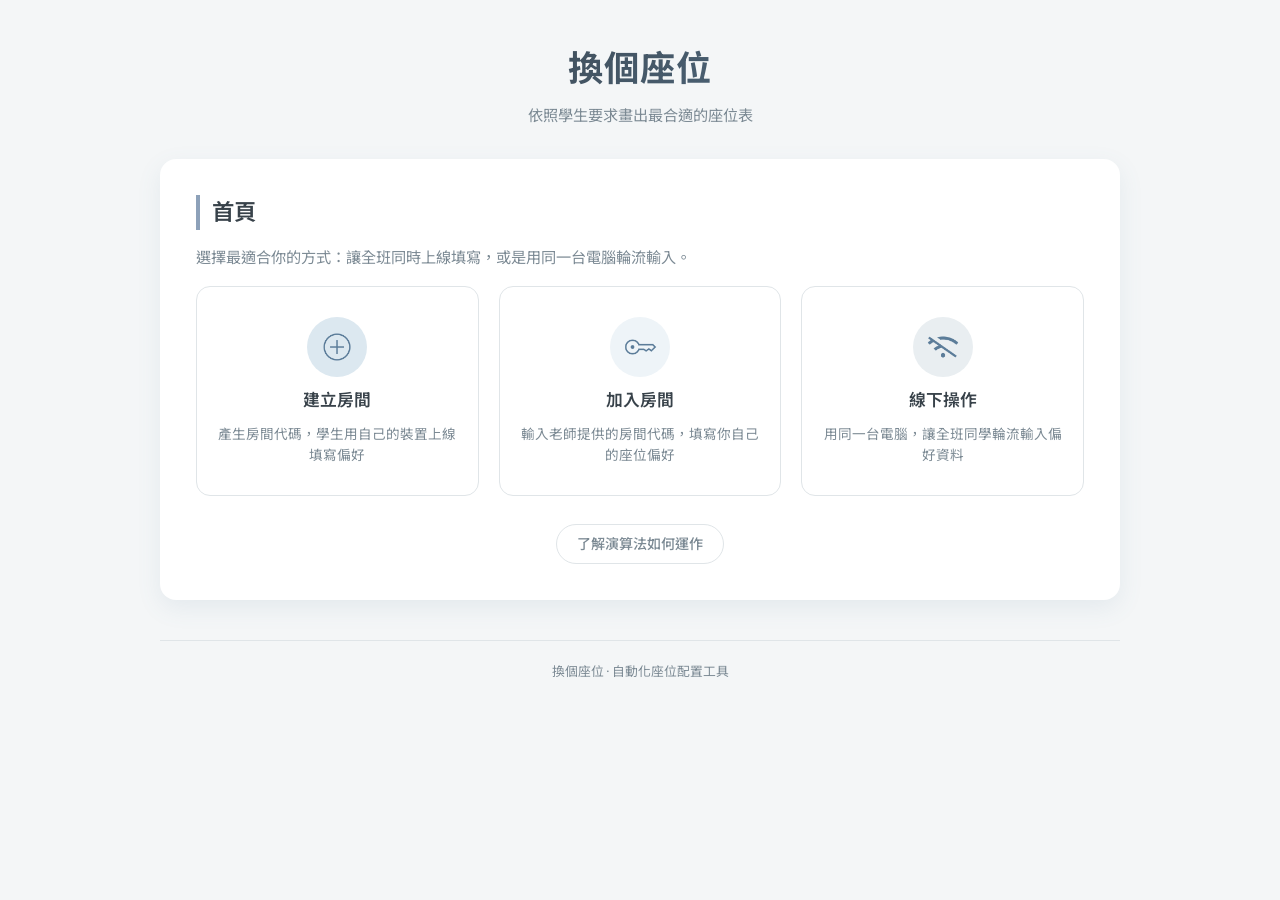
<file: index.html>
<!DOCTYPE html>
<html lang="zh-Hant">
<head>
    <meta charset="UTF-8">
    <meta name="viewport" content="width=device-width, initial-scale=1.0">
    <title>換個座位</title>
    <meta name="description" content="依照學生需求，用模擬退火演算法自動生成最合適的班級座位表。支援線上收集與線下輪流輸入兩種模式。">
    <link rel="stylesheet" href="assets/css/style.css">
    <meta name="google-site-verification" content="googlecd3f1215201b8b94">
</head>
<body>

    <h1>換個座位</h1>
    <div class="subtitle">依照學生要求畫出最合適的座位表</div>

    <!-- 首頁：選擇使用方式 -->
    <section id="landing-page" class="page-section page-enter">
        <h2>首頁</h2>
        <p>選擇最適合你的方式：讓全班同時上線填寫，或是用同一台電腦輪流輸入。</p>

        <div class="landing-options">
            <div class="landing-btn create" id="btn-create" role="button" tabindex="0" aria-label="建立房間">
                <div class="icon"><img src="assets/images/create.png" alt="建立"></div>
                <div class="title">建立房間</div>
                <div class="desc">產生房間代碼，學生用自己的裝置上線填寫偏好</div>
            </div>
            <div class="landing-btn join" id="btn-join" role="button" tabindex="0" aria-label="加入房間">
                <div class="icon"><img src="assets/images/key.png" alt="加入"></div>
                <div class="title">加入房間</div>
                <div class="desc">輸入老師提供的房間代碼，填寫你自己的座位偏好</div>
            </div>
            <div class="landing-btn offline" id="btn-offline" role="button" tabindex="0" aria-label="線下操作">
                <div class="icon"><img src="assets/images/offline.png" alt="線下操作"></div>
                <div class="title">線下操作</div>
                <div class="desc">用同一台電腦，讓全班同學輪流輸入偏好資料</div>
            </div>
        </div>

        <!-- 加入房間輸入框（隱藏，點選「加入房間」後展開） -->
        <div id="join-box" class="join-box hidden" style="margin-top: 24px;">
            <div class="form-group" style="margin-bottom: 15px;">
                <label for="room-code">房間代碼:</label>
                <input type="text" id="room-code" placeholder="例如: A1B2C3" style="text-transform: uppercase;">
            </div>
            <button onclick="doJoinRoom()" class="btn-info">加入</button>
            <button onclick="hideJoinBox()" class="btn-secondary">取消</button>
        </div>

        <!-- 演算法說明連結 -->
        <div style="margin-top: 28px; text-align: center;">
            <a href="algorithm.html" class="algo-link" id="algo-link-btn">
                了解演算法如何運作
            </a>
        </div>
    </section>

    <div class="footer-info">
        <p>換個座位 · 自動化座位配置工具</p>
    </div>

    <script src="assets/js/script.js" type="module"></script>
</body>
</html>
</file>
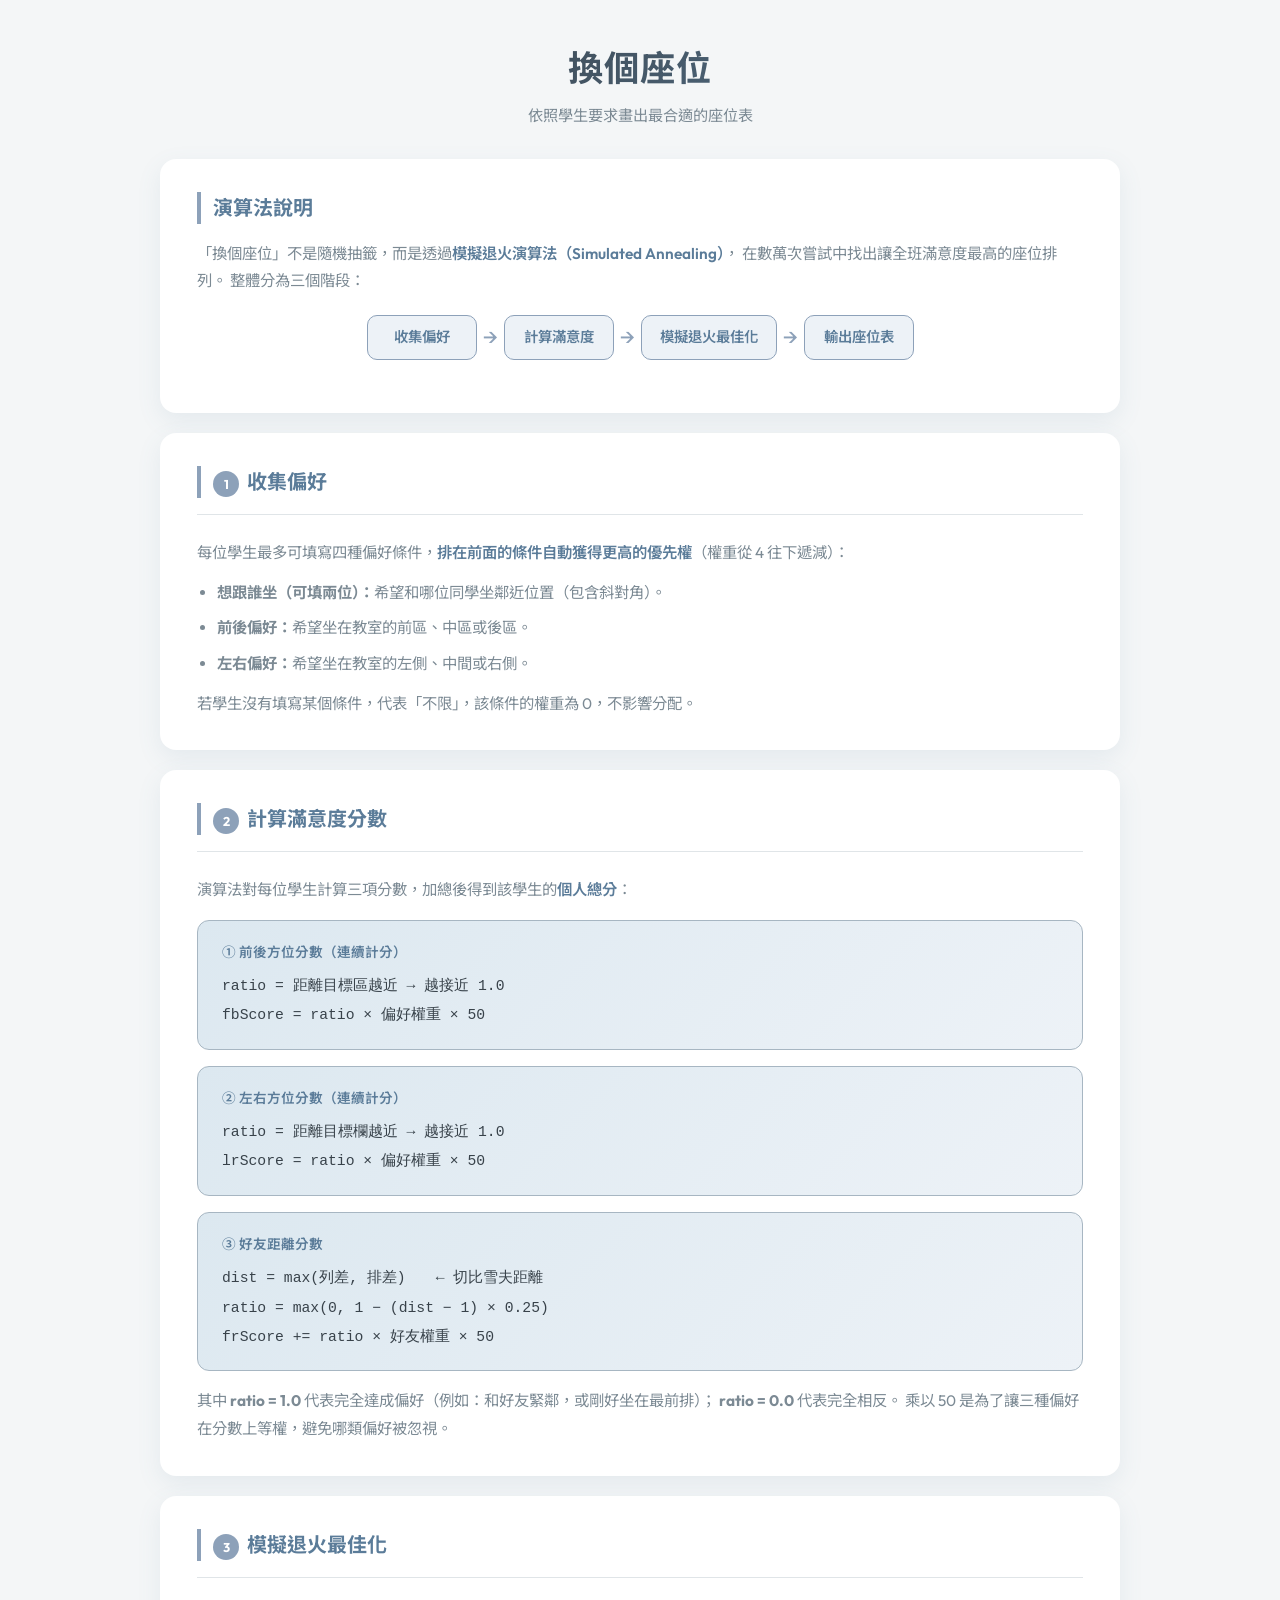
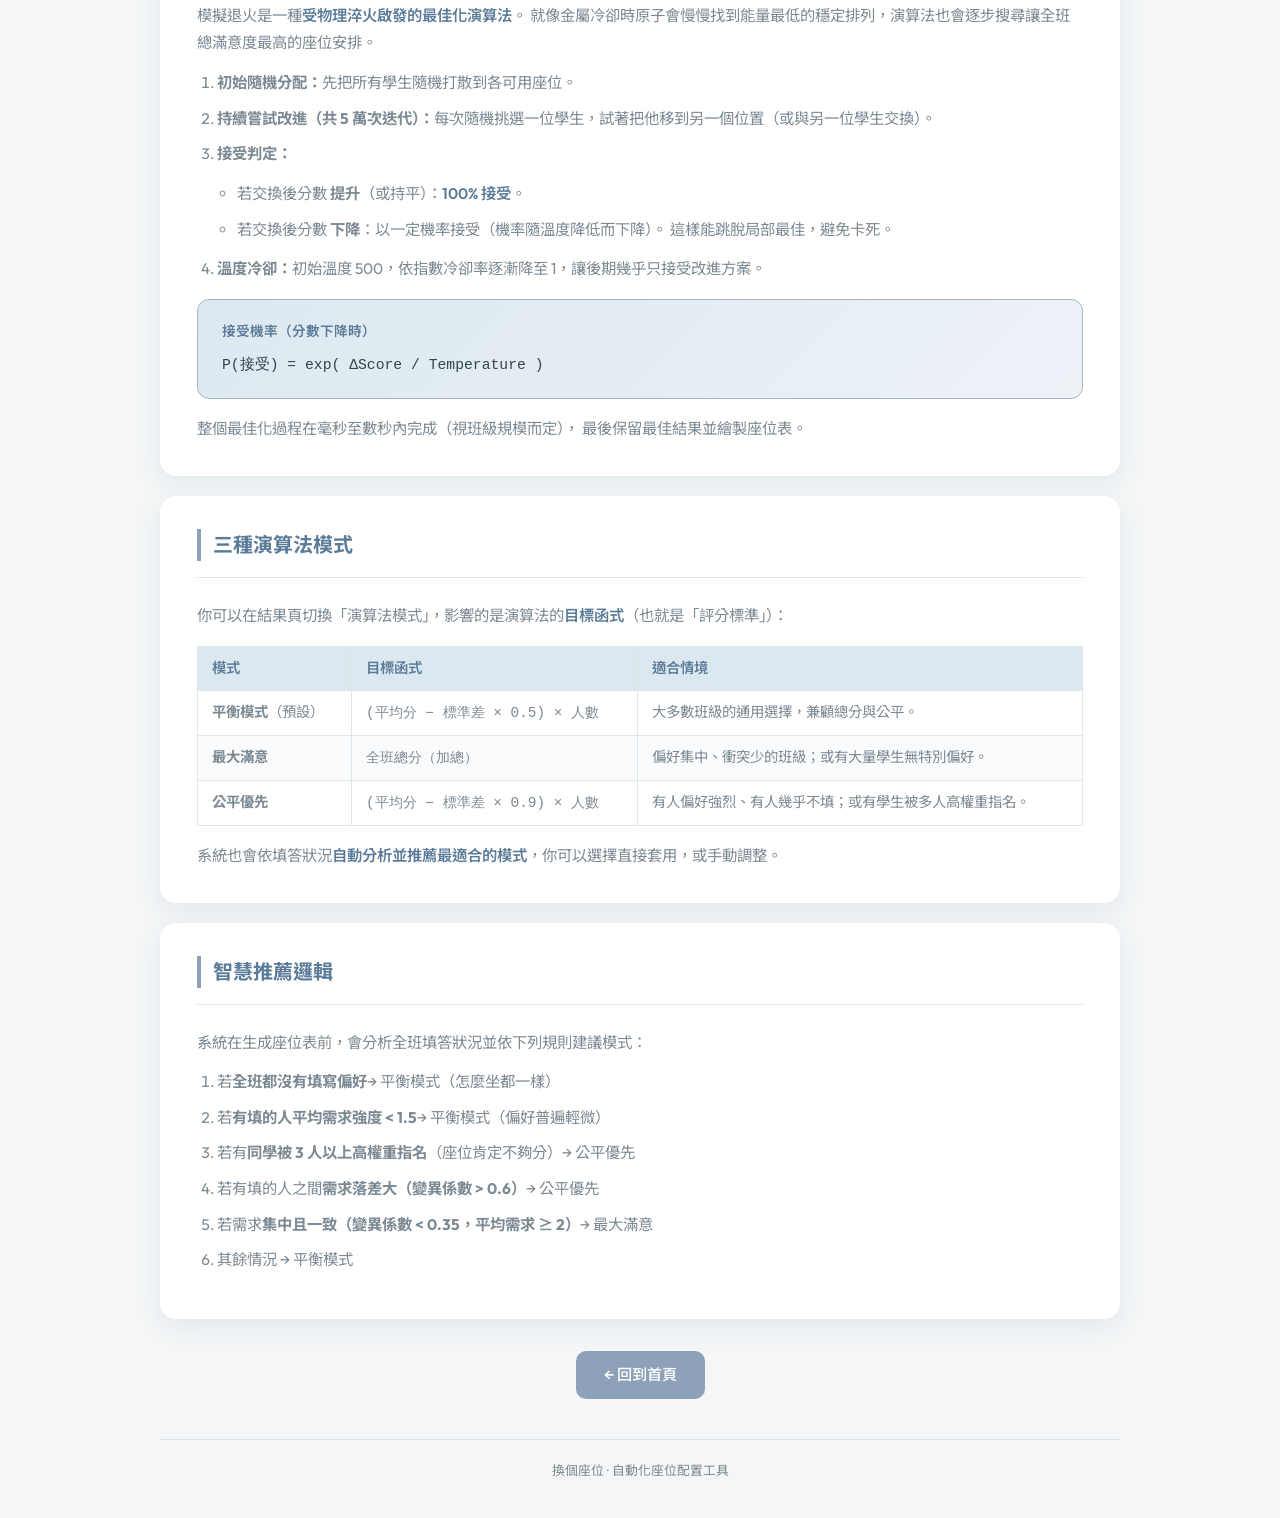
<file: algorithm.html>
<!DOCTYPE html>
<html lang="zh-Hant">
<head>
    <meta charset="UTF-8">
    <meta name="viewport" content="width=device-width, initial-scale=1.0">
    <title>演算法說明 — 換個座位</title>
    <meta name="description" content="了解「換個座位」如何透過模擬退火演算法，依照學生偏好計算出最佳座位分配。">
    <link rel="stylesheet" href="assets/css/style.css">
    <style>
        /* ── 演算法說明頁專屬樣式 ── */
        .algo-section {
            background: var(--card-bg);
            border-radius: 16px;
            padding: 32px 36px;
            margin-top: 20px;
            box-shadow: var(--shadow-md);
            border: 1px solid rgba(255,255,255,0.8);
        }

        .algo-section h2 {
            font-size: 1.25rem;
            font-weight: 700;
            color: var(--accent-deep);
            border-left: 4px solid var(--primary-color);
            padding-left: 12px;
            margin-bottom: 16px;
        }

        .algo-section p, .algo-section li {
            color: var(--text-secondary);
            font-size: 0.96rem;
            line-height: 1.8;
        }

        .algo-section ul, .algo-section ol {
            margin: 12px 0 12px 20px;
        }

        .algo-section li {
            margin-bottom: 8px;
        }

        /* 流程圖 */
        .flow-diagram {
            display: flex;
            align-items: center;
            flex-wrap: wrap;
            gap: 6px;
            margin: 20px 0;
            justify-content: center;
        }

        .flow-step {
            background: var(--primary-light);
            border: 1.5px solid var(--primary-color);
            border-radius: 10px;
            padding: 10px 18px;
            font-size: 0.9rem;
            font-weight: 600;
            color: var(--accent-deep);
            text-align: center;
            min-width: 110px;
        }

        .flow-arrow {
            font-size: 1.4rem;
            color: var(--primary-color);
            flex-shrink: 0;
        }

        /* 公式卡片 */
        .formula-card {
            background: linear-gradient(135deg, var(--primary-pale) 0%, var(--primary-light) 100%);
            border: 1px solid var(--border-focus);
            border-radius: 12px;
            padding: 18px 24px;
            margin: 16px 0;
            font-family: 'Courier New', monospace;
            font-size: 0.92rem;
            color: var(--text-primary);
            line-height: 2;
        }

        .formula-card .formula-label {
            font-family: var(--font-family);
            font-weight: 600;
            color: var(--accent-deep);
            font-size: 0.85rem;
            margin-bottom: 6px;
        }

        /* 模式比較表 */
        .mode-table {
            width: 100%;
            border-collapse: collapse;
            margin: 16px 0;
            font-size: 0.9rem;
        }

        .mode-table th {
            background: var(--primary-pale);
            color: var(--accent-deep);
            font-weight: 600;
            padding: 10px 14px;
            border: 1px solid var(--border-color);
            text-align: left;
        }

        .mode-table td {
            padding: 10px 14px;
            border: 1px solid var(--border-color);
            color: var(--text-secondary);
            vertical-align: top;
        }

        .mode-table tr:nth-child(even) td {
            background: #fafbfc;
        }

        /* 分隔線 */
        .algo-divider {
            border: none;
            border-top: 1px solid var(--border-color);
            margin: 8px 0 24px;
        }

        /* 返回按鈕 */
        .back-btn-wrap {
            text-align: center;
            margin-top: 32px;
        }

        /* 亮點文字 */
        .highlight {
            color: var(--accent-deep);
            font-weight: 600;
        }

        /* 步驟編號 */
        .step-badge {
            display: inline-flex;
            align-items: center;
            justify-content: center;
            width: 26px;
            height: 26px;
            border-radius: 50%;
            background: var(--primary-color);
            color: #fff;
            font-size: 0.8rem;
            font-weight: 700;
            margin-right: 8px;
            flex-shrink: 0;
            vertical-align: middle;
        }

        @media (max-width: 600px) {
            .algo-section { padding: 20px 16px; }
            .flow-diagram { flex-direction: column; align-items: flex-start; }
            .flow-arrow { transform: rotate(90deg); align-self: center; }
        }
    </style>
</head>
<body>

    <h1>換個座位</h1>
    <div class="subtitle">依照學生要求畫出最合適的座位表</div>

    <!-- 介紹 -->
    <div class="algo-section page-enter">
        <h2>演算法說明</h2>
        <p>
            「換個座位」不是隨機抽籤，而是透過<span class="highlight">模擬退火演算法（Simulated Annealing）</span>，
            在數萬次嘗試中找出讓全班滿意度最高的座位排列。
            整體分為三個階段：
        </p>

        <div class="flow-diagram">
            <div class="flow-step">收集偏好</div>
            <div class="flow-arrow">→</div>
            <div class="flow-step">計算滿意度</div>
            <div class="flow-arrow">→</div>
            <div class="flow-step">模擬退火最佳化</div>
            <div class="flow-arrow">→</div>
            <div class="flow-step">輸出座位表</div>
        </div>
    </div>

    <!-- 第一步：收集偏好 -->
    <div class="algo-section">
        <h2><span class="step-badge">1</span>收集偏好</h2>
        <hr class="algo-divider">
        <p>每位學生最多可填寫四種偏好條件，<span class="highlight">排在前面的條件自動獲得更高的優先權</span>（權重從 4 往下遞減）：</p>
        <ul>
            <li><b>想跟誰坐（可填兩位）：</b>希望和哪位同學坐鄰近位置（包含斜對角）。</li>
            <li><b>前後偏好：</b>希望坐在教室的前區、中區或後區。</li>
            <li><b>左右偏好：</b>希望坐在教室的左側、中間或右側。</li>
        </ul>
        <p>若學生沒有填寫某個條件，代表「不限」，該條件的權重為 0，不影響分配。</p>
    </div>

    <!-- 第二步：計算滿意度 -->
    <div class="algo-section">
        <h2><span class="step-badge">2</span>計算滿意度分數</h2>
        <hr class="algo-divider">
        <p>
            演算法對每位學生計算三項分數，加總後得到該學生的<span class="highlight">個人總分</span>：
        </p>

        <div class="formula-card">
            <div class="formula-label">① 前後方位分數（連續計分）</div>
            ratio = 距離目標區越近 → 越接近 1.0<br>
            fbScore = ratio × 偏好權重 × 50
        </div>

        <div class="formula-card">
            <div class="formula-label">② 左右方位分數（連續計分）</div>
            ratio = 距離目標欄越近 → 越接近 1.0<br>
            lrScore = ratio × 偏好權重 × 50
        </div>

        <div class="formula-card">
            <div class="formula-label">③ 好友距離分數</div>
            dist = max(列差, 排差)　　← 切比雪夫距離<br>
            ratio = max(0,  1 − (dist − 1) × 0.25)<br>
            frScore += ratio × 好友權重 × 50
        </div>

        <p style="margin-top: 12px;">
            其中 <b>ratio = 1.0</b> 代表完全達成偏好（例如：和好友緊鄰，或剛好坐在最前排）；
            <b>ratio = 0.0</b> 代表完全相反。
            乘以 50 是為了讓三種偏好在分數上等權，避免哪類偏好被忽視。
        </p>
    </div>

    <!-- 第三步：模擬退火 -->
    <div class="algo-section">
        <h2><span class="step-badge">3</span>模擬退火最佳化</h2>
        <hr class="algo-divider">
        <p>
            模擬退火是一種<span class="highlight">受物理淬火啟發的最佳化演算法</span>。
            就像金屬冷卻時原子會慢慢找到能量最低的穩定排列，演算法也會逐步搜尋讓全班總滿意度最高的座位安排。
        </p>
        <ol>
            <li><b>初始隨機分配：</b>先把所有學生隨機打散到各可用座位。</li>
            <li><b>持續嘗試改進（共 5 萬次迭代）：</b>每次隨機挑選一位學生，試著把他移到另一個位置（或與另一位學生交換）。</li>
            <li><b>接受判定：</b>
                <ul>
                    <li>若交換後分數 <b>提升</b>（或持平）：<span class="highlight">100% 接受</span>。</li>
                    <li>若交換後分數 <b>下降</b>：以一定機率接受（機率隨溫度降低而下降）。
                        這樣能跳脫局部最佳，避免卡死。</li>
                </ul>
            </li>
            <li><b>溫度冷卻：</b>初始溫度 500，依指數冷卻率逐漸降至 1，讓後期幾乎只接受改進方案。</li>
        </ol>

        <div class="formula-card">
            <div class="formula-label">接受機率（分數下降時）</div>
            P(接受) = exp( ΔScore / Temperature )
        </div>

        <p>
            整個最佳化過程在毫秒至數秒內完成（視班級規模而定），
            最後保留最佳結果並繪製座位表。
        </p>
    </div>

    <!-- 演算法模式說明 -->
    <div class="algo-section">
        <h2>三種演算法模式</h2>
        <hr class="algo-divider">
        <p>你可以在結果頁切換「演算法模式」，影響的是演算法的<span class="highlight">目標函式</span>（也就是「評分標準」）：</p>

        <table class="mode-table">
            <thead>
                <tr>
                    <th>模式</th>
                    <th>目標函式</th>
                    <th>適合情境</th>
                </tr>
            </thead>
            <tbody>
                <tr>
                    <td><b>平衡模式</b>（預設）</td>
                    <td><code>(平均分 − 標準差 × 0.5) × 人數</code></td>
                    <td>大多數班級的通用選擇，兼顧總分與公平。</td>
                </tr>
                <tr>
                    <td><b>最大滿意</b></td>
                    <td><code>全班總分（加總）</code></td>
                    <td>偏好集中、衝突少的班級；或有大量學生無特別偏好。</td>
                </tr>
                <tr>
                    <td><b>公平優先</b></td>
                    <td><code>(平均分 − 標準差 × 0.9) × 人數</code></td>
                    <td>有人偏好強烈、有人幾乎不填；或有學生被多人高權重指名。</td>
                </tr>
            </tbody>
        </table>

        <p>
            系統也會依填答狀況<span class="highlight">自動分析並推薦最適合的模式</span>，你可以選擇直接套用，或手動調整。
        </p>
    </div>

    <!-- 自動推薦說明 -->
    <div class="algo-section">
        <h2>智慧推薦邏輯</h2>
        <hr class="algo-divider">
        <p>系統在生成座位表前，會分析全班填答狀況並依下列規則建議模式：</p>
        <ol>
            <li>若<b>全班都沒有填寫偏好</b>→ 平衡模式（怎麼坐都一樣）</li>
            <li>若<b>有填的人平均需求強度 &lt; 1.5</b>→ 平衡模式（偏好普遍輕微）</li>
            <li>若有<b>同學被 3 人以上高權重指名</b>（座位肯定不夠分）→ 公平優先</li>
            <li>若有填的人之間<b>需求落差大（變異係數 &gt; 0.6）</b>→ 公平優先</li>
            <li>若需求<b>集中且一致（變異係數 &lt; 0.35，平均需求 ≥ 2）</b>→ 最大滿意</li>
            <li>其餘情況 → 平衡模式</li>
        </ol>
    </div>

    <!-- 返回按鈕 -->
    <div class="back-btn-wrap">
        <a href="index.html" class="btn-primary" style="display: inline-flex; align-items: center; gap: 8px; text-decoration: none; padding: 12px 28px; border-radius: 10px; font-size: 0.95rem; font-weight: 500; color: white; background: var(--primary-color);">
            ← 回到首頁
        </a>
    </div>

    <div class="footer-info">
        <p>換個座位 · 自動化座位配置工具</p>
    </div>

</body>
</html>
</file>
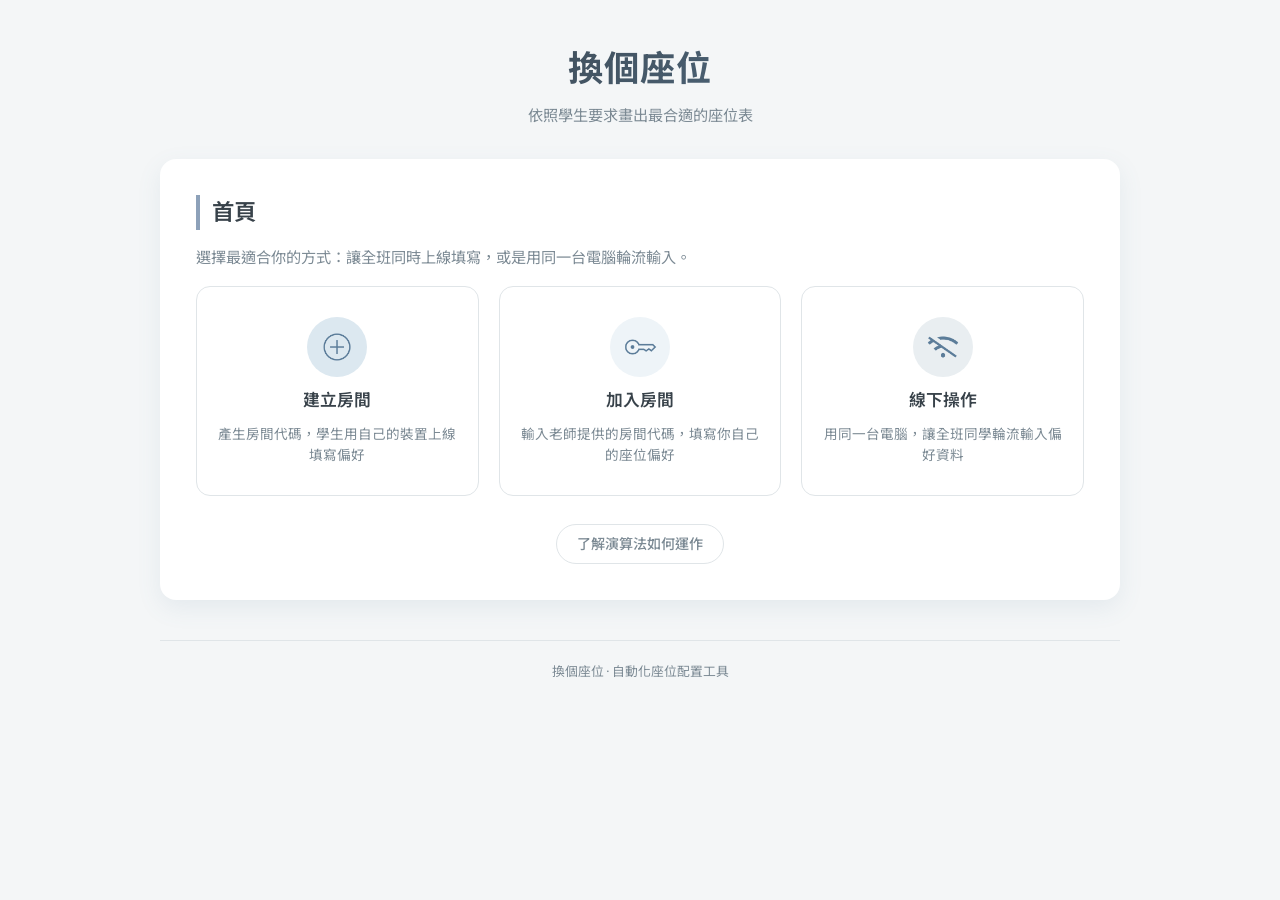
<file: input.html>
<!DOCTYPE html>
<html lang="zh-Hant">
<head>
    <meta charset="UTF-8">
    <meta name="viewport" content="width=device-width, initial-scale=1.0">
    <title>填寫座位偏好 — 換個座位</title>
    <meta name="description" content="填寫你的座位偏好條件，系統會依照全班偏好進行最佳化分配。">
    <link rel="stylesheet" href="assets/css/style.css">
</head>
<body>

    <h1>換個座位</h1>
    <div class="subtitle">依照學生要求畫出最合適的座位表</div>

    <!-- 學生條件輸入 -->
    <section id="input-page" class="page-section page-enter">
        <h2>填寫座位偏好</h2>
        <p id="student-status-wrapper">目前輸入學生:
            <span id="current-student-status" style="font-weight: bold; color: var(--primary-color);">0 / ?</span>
        </p>

        <div id="student-form-container">
            <div class="form-row">
                <div class="form-group">
                    <label for="student-id">你的座號:</label>
                    <input type="number" id="student-id" min="1">
                </div>
                <div class="form-group">
                    <label for="student-name">你的姓名:</label>
                    <input type="text" id="student-name" placeholder="例如: 謝新達">
                </div>
            </div>

            <fieldset>
                <legend>座位偏好條件</legend>
                <p>請依優先順序填寫你的座位偏好條件，條件越前面代表優先權越高。<br>若沒有特別偏好，請留空。</p>
                <div id="condition-list">
                    <!-- 條件 1：想跟誰坐 -->
                    <div class="condition-group" draggable="true">
                        <div class="drag-handle">≡</div>
                        <div class="reorder-buttons">
                            <button type="button" class="reorder-btn" onclick="moveConditionUp(this)" aria-label="上移">▲</button>
                            <button type="button" class="reorder-btn" onclick="moveConditionDown(this)" aria-label="下移">▼</button>
                        </div>
                        <label for="pref-1-id">想跟誰坐:</label>
                        <input type="number" class="preference-id" id="pref-1-id" placeholder="好友座號">
                    </div>

                    <!-- 條件 2：想跟誰坐（第二位） -->
                    <div class="condition-group" draggable="true">
                        <div class="drag-handle">≡</div>
                        <div class="reorder-buttons">
                            <button type="button" class="reorder-btn" onclick="moveConditionUp(this)" aria-label="上移">▲</button>
                            <button type="button" class="reorder-btn" onclick="moveConditionDown(this)" aria-label="下移">▼</button>
                        </div>
                        <label for="pref-2-id">想跟誰坐:</label>
                        <input type="number" class="preference-id" id="pref-2-id" placeholder="好友座號">
                    </div>

                    <!-- 條件 3：前後偏好 -->
                    <div class="condition-group" draggable="true">
                        <div class="drag-handle">≡</div>
                        <div class="reorder-buttons">
                            <button type="button" class="reorder-btn" onclick="moveConditionUp(this)" aria-label="上移">▲</button>
                            <button type="button" class="reorder-btn" onclick="moveConditionDown(this)" aria-label="下移">▼</button>
                        </div>
                        <label for="pref-5-val">想坐前後:</label>
                        <select id="pref-5-val">
                            <option value="不限">不限</option>
                            <option value="前">前</option>
                            <option value="中">中</option>
                            <option value="後">後</option>
                        </select>
                    </div>

                    <!-- 條件 4：左右偏好 -->
                    <div class="condition-group" draggable="true">
                        <div class="drag-handle">≡</div>
                        <div class="reorder-buttons">
                            <button type="button" class="reorder-btn" onclick="moveConditionUp(this)" aria-label="上移">▲</button>
                            <button type="button" class="reorder-btn" onclick="moveConditionDown(this)" aria-label="下移">▼</button>
                        </div>
                        <label for="pref-6-val">想坐左右:</label>
                        <select id="pref-6-val">
                            <option value="不限">不限</option>
                            <option value="左">左</option>
                            <option value="中">中</option>
                            <option value="右">右</option>
                        </select>
                    </div>
                </div>
            </fieldset>

            <!-- 按鈕區：線下模式顯示三個按鈕，線上模式只顯示「確認送出」 -->
            <div id="offline-btn-group" class="hidden" style="display: flex; gap: 10px; flex-wrap: wrap; margin-top: 16px;">
                <button onclick="goBackFromInput()" class="btn-secondary">返回</button>
                <button onclick="submitStudentPreferences()" class="btn-primary" style="flex: 1;">下一步</button>
                <button onclick="generateSeatsNow()" class="btn-warning">生成座位</button>
            </div>
            <div id="online-btn-group" class="hidden" style="margin-top: 10px;">
                <button onclick="submitStudentPreferences()" class="btn-primary" style="width: 100%;">確認送出</button>
            </div>
        </div>
    </section>

    <div class="footer-info">
        <p>換個座位 · 自動化座位配置工具</p>
    </div>

    <script src="assets/js/script.js" type="module"></script>
</body>
</html>
</file>
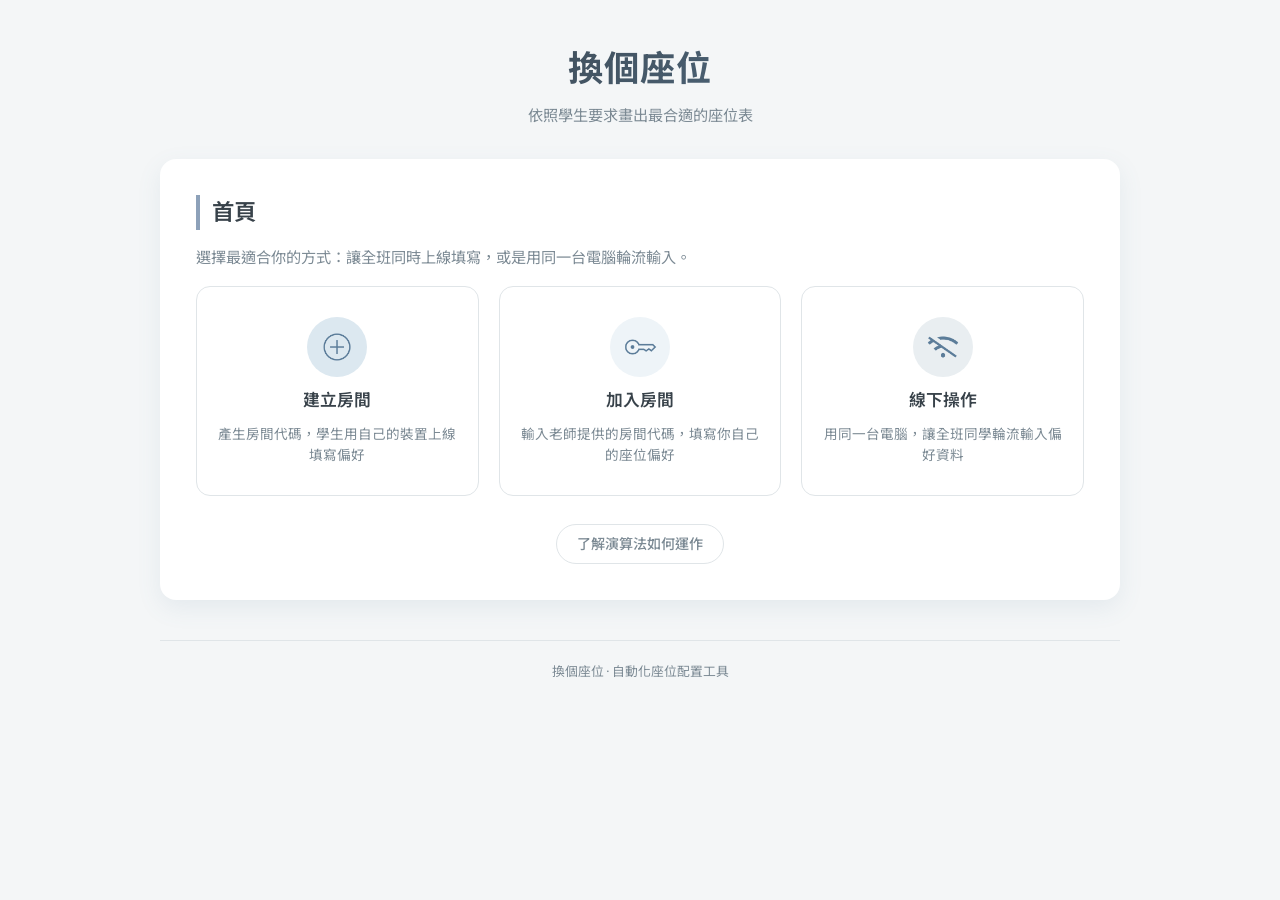
<file: result.html>
<!DOCTYPE html>
<html lang="zh-Hant">
<head>
    <meta charset="UTF-8">
    <meta name="viewport" content="width=device-width, initial-scale=1.0">
    <title>座位分配結果 — 換個座位</title>
    <meta name="description" content="查看班級座位分配結果，可拖曳調整座位，並下載為 Word 檔案。">
    <link rel="stylesheet" href="assets/css/style.css">
</head>
<body>

    <h1>換個座位</h1>
    <div class="subtitle">依照學生要求畫出最合適的座位表</div>

    <!-- 座位分配結果 -->
    <section id="result-page" class="page-section page-enter">
        <h2>座位分配結果</h2>
        <p>分配依據: 偏好權重高者優先 > 隨機判定</p>
        <p><b>(提示: 可拖曳座位方塊交換位置，或點選兩個座位直接互換；可手動補入未填寫學生)</b></p>

        <!-- 即時人數與空位統計 -->
        <div id="seat-stats-badge" class="seat-stats-badge">目前人數：0 人 · 剩餘空位：0 個</div>

        <!-- 講台指示 -->
        <div id="podium-container">
            <div class="podium">講台</div>
        </div>

        <div id="seat-map-container">
            <!-- 動態生成座位表 -->
        </div>

        <!-- 演算法模式智慧推薦卡片 -->
        <div id="mode-recommendation" class="mode-recommendation hidden">
            <div class="mode-recommendation-icon"><img src="assets/images/ai.png" alt="推薦"></div>
            <div class="mode-recommendation-text">
                <div class="mode-recommendation-title">自動推薦：<span id="recommend-mode-label"></span></div>
                <div class="mode-recommendation-reason" id="recommend-mode-reason"></div>
            </div>
            <button onclick="applyRecommendedMode()" class="btn-info mode-recommendation-btn">套用並重新分配</button>
        </div>

        <!-- 手動添加學生區塊 (未掃碼填寫者) -->
        <div id="add-student-container" class="add-student-box">
            <div class="add-student-header">
                <div class="add-student-title">➕ 手動添加學生（未掃碼者）</div>
                <div class="add-student-desc">只須填寫座號與姓名，系統將自動安排至可用空位</div>
            </div>
            <div class="add-student-form">
                <div class="add-student-inputs">
                    <input type="number" id="manual-new-id" placeholder="座號 (例如: 15)" min="1">
                    <input type="text" id="manual-new-name" placeholder="姓名 (例如: 王宥鈞)">
                </div>
                <div class="add-student-actions">
                    <button type="button" onclick="addStudentManually()" class="btn-info" id="add-student-btn">添加學生</button>
                    <button type="button" onclick="removeStudentManually()" class="btn-secondary" id="remove-student-btn" title="輸入上方座號可移除學生並釋出座位">移除學生</button>
                </div>
            </div>
        </div>

        <div style="margin-top: 24px; display: flex; flex-wrap: wrap; gap: 10px; align-items: center;">
            <div id="algo-mode-group" class="form-group" style="margin-bottom: 0; display: flex; align-items: center; gap: 8px;">
                <label for="algo-mode" style="margin-bottom: 0;">演算法模式:</label>
                <select id="algo-mode" style="width: auto; padding: 8px 16px;">
                    <option value="balanced" selected>平衡模式</option>
                    <option value="max_score">最大滿意</option>
                    <option value="fairness">公平優先</option>
                </select>
            </div>

            <button onclick="distributeSeats()" id="redistribute-btn" class="btn-primary">重新分配</button>
            <button onclick="downloadDoc()" id="download-btn" class="btn-success">下載為 DOC 檔案</button>
            <button onclick="goHomeFromResult()" id="home-btn" class="btn-secondary">回到首頁</button>
        </div>
    </section>

    <div class="footer-info">
        <p>換個座位 · 自動化座位配置工具</p>
    </div>

    <script src="assets/js/script.js" type="module"></script>
</body>
</html>
</file>
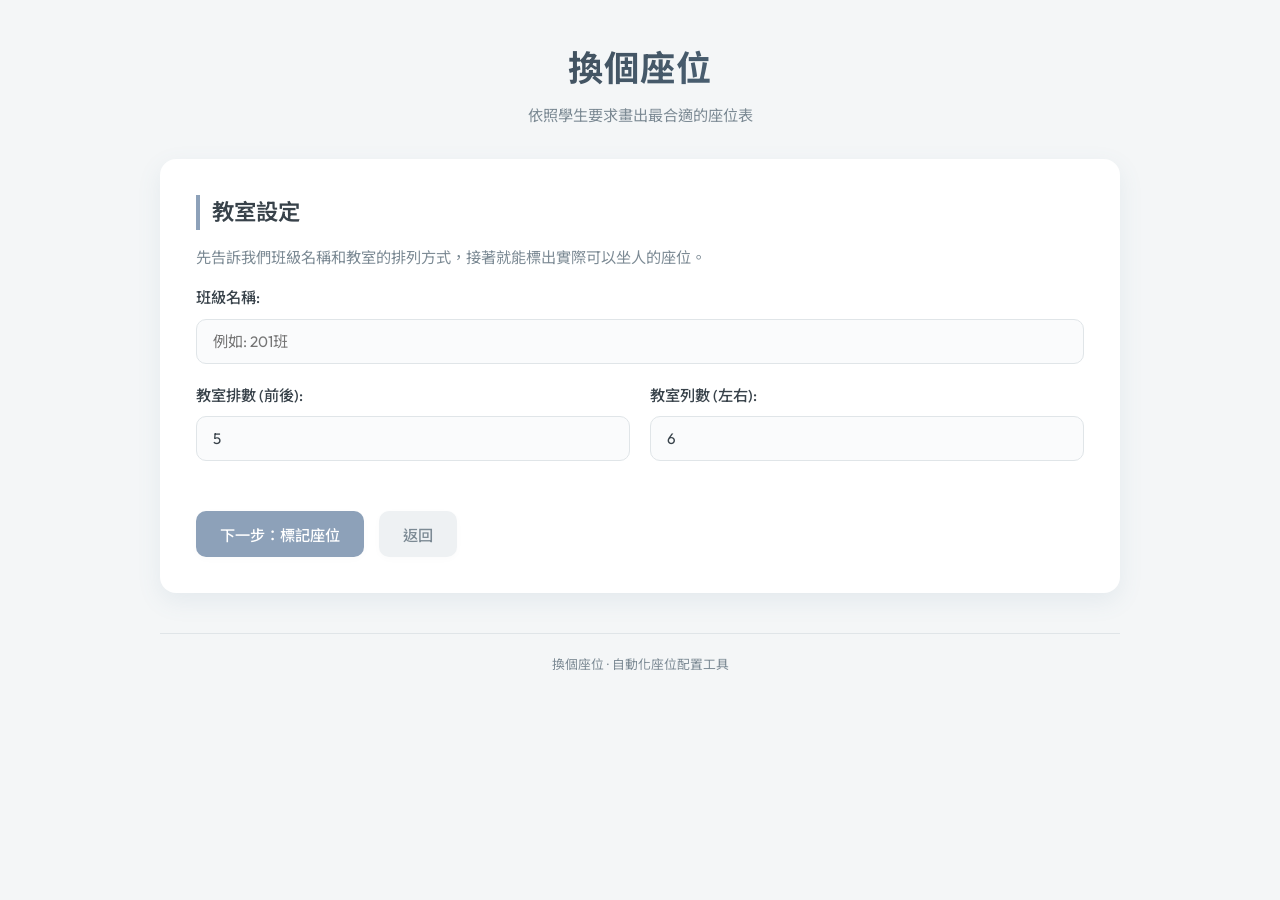
<file: setup.html>
<!DOCTYPE html>
<html lang="zh-Hant">
<head>
    <meta charset="UTF-8">
    <meta name="viewport" content="width=device-width, initial-scale=1.0">
    <title>教室設定 — 換個座位</title>
    <meta name="description" content="設定班級名稱、排列方式，並標記不坐人的座位。">
    <link rel="stylesheet" href="assets/css/style.css">
</head>
<body>

    <h1>換個座位</h1>
    <div class="subtitle">依照學生要求畫出最合適的座位表</div>

    <!-- 教室基本設定 -->
    <section id="setup-page" class="page-section page-enter">
        <h2>教室設定</h2>
        <p>先告訴我們班級名稱和教室的排列方式，接著就能標出實際可以坐人的座位。</p>

        <div class="form-group">
            <label for="class-name">班級名稱:</label>
            <input type="text" id="class-name" placeholder="例如: 201班">
        </div>

        <div class="form-row">
            <div class="form-group">
                <label for="rows">教室排數 (前後):</label>
                <input type="number" id="rows" min="1" value="5">
            </div>
            <div class="form-group">
                <label for="cols">教室列數 (左右):</label>
                <input type="number" id="cols" min="1" value="6">
            </div>
        </div>

        <div style="margin-top: 20px;">
            <button onclick="goToLayoutConfig()" class="btn-primary">下一步：標記座位</button>
            <button onclick="goBack()" class="btn-secondary">返回</button>
        </div>
    </section>

    <!-- 座位配置：點擊切換啟用/停用 -->
    <section id="layout-config-page" class="page-section hidden">
        <h2>座位配置</h2>
        <p>下方依教室排列畫出所有座位。點擊座位可以切換「不坐人」的空位，其餘座位皆會用來分配學生。</p>

        <div class="layout-config-legend">
            <span><span class="legend-swatch active-swatch"></span>可分配座位</span>
            <span><span class="legend-swatch inactive-swatch"></span>不坐人（點擊切換）</span>
            <span>目前可用座位：<span class="seat-count-badge" id="active-seat-count">0</span> / <span id="total-seat-count">0</span></span>
        </div>

        <div id="layout-config-container"></div>

        <div style="margin-top: 25px;">
            <button onclick="confirmLayoutConfig()" class="btn-primary" id="layout-confirm-btn">確認座位配置</button>
            <button onclick="backToSetup()" class="btn-secondary">上一步</button>
        </div>
    </section>

    <div class="footer-info">
        <p>換個座位 · 自動化座位配置工具</p>
    </div>

    <script src="assets/js/script.js" type="module"></script>
</body>
</html>
</file>
<file: assets/css/style.css>
@import url('https://fonts.googleapis.com/css2?family=Noto+Sans+TC:wght@300;400;500;700&family=Outfit:wght@300;400;500;600;700&display=swap');

:root {
    /* 莫蘭迪藍色系變數 */
    --bg-color: #f4f6f7;          /* 冷灰藍背景 */
    --card-bg: #ffffff;           /* 卡片純白 */
    --text-primary: #38424a;      /* 深藍灰（柔和黑） */
    --text-secondary: #7c8a94;    /* 霧藍灰（副文本） */

    --primary-color: #8da1b9;     /* 霧霾藍 */
    --primary-hover: #7a8ea5;
    --primary-light: #edf2f7;
    --primary-pale: #dce8f0;

    --accent-deep: #5b7c99;       /* 深藍（主要行動色） */
    --accent-deep-hover: #4d6b86;

    --accent-soft: #a9c0d3;       /* 柔霧藍（次要行動色） */
    --accent-soft-hover: #93aec4;

    --accent-slate: #6b8299;      /* 石板藍（提醒/收尾色） */
    --accent-slate-hover: #5a7186;

    --border-color: #e0e5e8;      /* 淺藍灰邊框 */
    --border-focus: #a7b6c2;      /* 聚焦邊框 */

    --error-bg: #f2eeee;
    --error-text: #a15c58;
    --error-border: #e3d4d2;

    --shadow-sm: 0 2px 8px rgba(0, 0, 0, 0.02);
    --shadow-md: 0 8px 24px rgba(93, 124, 153, 0.1);
    --shadow-lg: 0 12px 32px rgba(0, 0, 0, 0.04);

    --font-family: 'Outfit', 'Noto Sans TC', -apple-system, BlinkMacSystemFont, "Segoe UI", Roboto, sans-serif;
}

* {
    box-sizing: border-box;
    margin: 0;
    padding: 0;
}

body {
    font-family: var(--font-family);
    background-color: var(--bg-color);
    color: var(--text-primary);
    line-height: 1.6;
    padding: 40px 20px;
    max-width: 1000px;
    margin: 0 auto;
    -webkit-font-smoothing: antialiased;
}

h1 {
    font-size: 2.2rem;
    font-weight: 700;
    text-align: center;
    background: linear-gradient(135deg, var(--text-primary) 20%, var(--accent-deep) 100%);
    -webkit-background-clip: text;
    background-clip: text;
    color: transparent;
    margin-bottom: 8px;
    letter-spacing: 1px;
}

.subtitle {
    text-align: center;
    color: var(--text-secondary);
    font-size: 0.95rem;
    margin-bottom: 30px;
}

.page-section {
    background-color: var(--card-bg);
    padding: 35px;
    margin-top: 25px;
    border-radius: 16px;
    box-shadow: var(--shadow-md);
    border: 1px solid rgba(255, 255, 255, 0.8);
    transition: transform 0.3s ease, box-shadow 0.3s ease;
}

.page-section.page-enter {
    animation: fadeIn 0.35s cubic-bezier(0.4, 0, 0.2, 1);
}

.page-section h2 {
    font-size: 1.4rem;
    font-weight: 600;
    color: var(--text-primary);
    margin-bottom: 15px;
    border-left: 4px solid var(--primary-color);
    padding-left: 12px;
}

.page-section p {
    color: var(--text-secondary);
    font-size: 0.95rem;
    margin-bottom: 15px;
    line-height: 1.7;
}

.hidden {
    display: none !important;
}

/* --- 首頁三選項 --- */
.landing-options {
    display: grid;
    grid-template-columns: repeat(3, 1fr);
    gap: 20px;
    margin-top: 10px;
}

.landing-btn {
    background-color: var(--card-bg);
    border: 1.5px solid var(--border-color);
    border-radius: 14px;
    padding: 30px 20px;
    text-align: center;
    cursor: pointer;
    transition: all 0.25s cubic-bezier(0.4, 0, 0.2, 1);
    display: flex;
    flex-direction: column;
    align-items: center;
    gap: 10px;
}

.landing-btn .icon {
    font-size: 1.8rem;
    width: 60px;
    height: 60px;
    display: flex;
    align-items: center;
    justify-content: center;
    border-radius: 50%;
    background-color: var(--primary-light);
    transition: background-color 0.25s ease, transform 0.25s ease;
}

.landing-btn:hover .icon {
    transform: scale(1.08);
}

.landing-btn.create .icon { background-color: var(--primary-pale); }
.landing-btn.join .icon { background-color: #eef4f8; }
.landing-btn.offline .icon { background-color: #e9eef1; }

.landing-btn .title {
    font-weight: 600;
    font-size: 1.05rem;
    color: var(--text-primary);
}

.landing-btn .desc {
    font-size: 0.85rem;
    color: var(--text-secondary);
    line-height: 1.5;
}

.landing-btn:hover {
    transform: translateY(-4px);
    border-color: var(--primary-color);
    box-shadow: var(--shadow-md);
}

.landing-btn.create:hover { border-color: var(--accent-deep); }
.landing-btn.join:hover { border-color: var(--accent-soft-hover); }
.landing-btn.offline:hover { border-color: var(--accent-slate); }

/* 演算法說明連結按鈕 */
.algo-link {
    display: inline-flex;
    align-items: center;
    gap: 6px;
    padding: 8px 20px;
    border-radius: 20px;
    border: 1.5px solid var(--border-color);
    color: var(--text-secondary);
    font-size: 0.88rem;
    font-weight: 500;
    text-decoration: none;
    transition: all 0.22s ease;
    background: transparent;
}

.algo-link:hover {
    border-color: var(--primary-color);
    color: var(--accent-deep);
    background: var(--primary-light);
    transform: translateY(-1px);
}

/* 加入房間展開框 */
.join-box {
    margin-top: 10px;
    padding: 24px;
    background-color: var(--primary-light);
    border-radius: 14px;
    border: 1px dashed var(--primary-color);
    animation: fadeIn 0.25s ease;
}


.form-group {
    margin-bottom: 20px;
}

.form-row {
    display: grid;
    grid-template-columns: 1fr 1fr;
    gap: 20px;
}

label {
    display: block;
    margin-bottom: 8px;
    font-weight: 500;
    font-size: 0.95rem;
    color: var(--text-primary);
}

input[type="number"], input[type="text"], select {
    width: 100%;
    padding: 12px 16px;
    border: 1px solid var(--border-color);
    border-radius: 10px;
    background-color: #fafbfc;
    color: var(--text-primary);
    font-size: 0.95rem;
    font-family: var(--font-family);
    transition: all 0.3s ease;
}

input[type="number"]:focus, input[type="text"]:focus, select:focus {
    outline: none;
    border-color: var(--primary-color);
    background-color: #ffffff;
    box-shadow: 0 0 0 4px var(--primary-light);
}

/* 按鈕美化 */
button {
    font-family: var(--font-family);
    font-size: 0.95rem;
    font-weight: 500;
    padding: 12px 24px;
    border: none;
    border-radius: 10px;
    cursor: pointer;
    transition: all 0.25s cubic-bezier(0.4, 0, 0.2, 1);
    box-shadow: var(--shadow-sm);
    display: inline-flex;
    align-items: center;
    justify-content: center;
    gap: 8px;
    margin-top: 10px;
    margin-right: 12px;
}

button:hover {
    transform: translateY(-2px);
    box-shadow: 0 4px 12px rgba(0, 0, 0, 0.08);
}

button:active {
    transform: translateY(0);
}

button:focus-visible,
.landing-btn:focus-visible,
input:focus-visible,
select:focus-visible,
.reorder-btn:focus-visible,
.drag-handle:focus-visible {
    outline: 2.5px solid var(--accent-deep);
    outline-offset: 2px;
}

/* 不同按鈕的角色顏色（皆為藍色調） */
.btn-primary {
    background-color: var(--primary-color);
    color: white;
}
.btn-primary:hover {
    background-color: var(--primary-hover);
}

.btn-success {
    background-color: var(--accent-deep);
    color: white;
}
.btn-success:hover {
    background-color: var(--accent-deep-hover);
}

.btn-info {
    background-color: var(--accent-soft);
    color: white;
}
.btn-info:hover {
    background-color: var(--accent-soft-hover);
}

.btn-warning {
    background-color: var(--accent-slate);
    color: white;
}
.btn-warning:hover {
    background-color: var(--accent-slate-hover);
}

.btn-secondary {
    background-color: #eef1f3;
    color: var(--text-secondary);
}
.btn-secondary:hover {
    background-color: #e4e8eb;
}

/* 演算法模式智慧推薦卡片 */
.mode-recommendation {
    display: flex;
    align-items: center;
    gap: 16px;
    width: 100%;
    padding: 16px 20px;
    margin-bottom: 18px;
    background: linear-gradient(135deg, var(--primary-pale) 0%, var(--primary-light) 100%);
    border: 1px solid var(--border-focus);
    border-left: 4px solid var(--accent-deep);
    border-radius: 12px;
    box-shadow: var(--shadow-sm);
}

.mode-recommendation-icon {
    flex-shrink: 0;
    font-size: 1.6rem;
    line-height: 1;
}

.mode-recommendation-text {
    flex: 1 1 auto;
    min-width: 200px;
}

.mode-recommendation-title {
    font-weight: 600;
    color: var(--accent-deep);
    margin-bottom: 4px;
    font-size: 0.98rem;
}

.mode-recommendation-reason {
    color: var(--text-secondary);
    font-size: 0.88rem;
    line-height: 1.5;
}

.mode-recommendation-btn {
    flex-shrink: 0;
    margin: 0 !important;
    white-space: nowrap;
}

@media (max-width: 640px) {
    .mode-recommendation {
        flex-wrap: wrap;
    }
    .mode-recommendation-btn {
        width: 100%;
    }
}

/* 加入房間區塊 */
#join-room-page .join-box {
    margin-top: 10px;
    padding: 24px;
    background-color: var(--primary-light);
    border-radius: 14px;
    border: 1px dashed var(--primary-color);
}

/* 條件輸入欄位集 */
fieldset {
    border: 1px solid var(--border-color);
    border-radius: 12px;
    padding: 24px;
    margin-bottom: 25px;
    background-color: #fafbfc;
}

legend {
    font-weight: 600;
    font-size: 1.05rem;
    padding: 0 12px;
    color: var(--primary-color);
}

/* 讓板塊邊界更清楚，像是一張獨立的卡片 */
.condition-group {
    display: grid;
    grid-template-columns: 40px 110px 1fr; /* 留出把手空間 */
    align-items: center;
    margin-bottom: 15px;
    gap: 14px;
    padding: 10px 12px 10px 8px; /* 調整內距 */
    background-color: #ffffff; /* 使用純白底色凸顯板塊 */
    border: 1px solid var(--border-color); /* 實體邊框 */
    border-radius: 10px;
    box-shadow: var(--shadow-sm); /* 增加立體感 */
    transition: transform 0.2s ease, box-shadow 0.2s ease, border-color 0.2s ease;
}

.condition-group:hover {
    box-shadow: 0 4px 12px rgba(93, 124, 153, 0.15);
    border-color: var(--primary-color);
}

/* 拖曳把手的美化與範圍劃分 */
.drag-handle {
    display: flex;
    align-items: center;
    justify-content: center;
    cursor: grab;
    font-size: 1.6rem;
    color: var(--text-secondary);
    background-color: #f4f6f7; /* 給把手一個獨立的底色區域 */
    border-radius: 6px;
    height: 100%;
    min-height: 40px;
    transition: background-color 0.2s ease;
}

.drag-handle:hover {
    background-color: var(--primary-pale);
    color: var(--accent-deep);
}

.drag-handle:active {
    cursor: grabbing;
}

/* 手機版上/下移按鈕：預設隱藏，桌機用拖曳、手機用按鈕更可靠 */
.reorder-buttons {
    display: none;
    flex-direction: column;
    gap: 4px;
    height: 100%;
}

.reorder-btn {
    all: unset;
    box-sizing: border-box;
    display: flex;
    align-items: center;
    justify-content: center;
    flex: 1;
    min-height: 22px;
    font-size: 0.7rem;
    line-height: 1;
    color: var(--text-secondary);
    background-color: #f4f6f7;
    border-radius: 6px;
    cursor: pointer;
    transition: background-color 0.15s ease, color 0.15s ease;
    -webkit-tap-highlight-color: transparent;
}

.reorder-btn:active {
    background-color: var(--primary-pale);
    color: var(--accent-deep);
}

.reorder-btn:disabled {
    opacity: 0.3;
    cursor: not-allowed;
}

/* 拖曳中與準備放置時的明確提示 */
.condition-group.dragging {
    opacity: 0.9;
    background-color: var(--primary-pale);
    border: 2px dashed var(--primary-color);
    box-shadow: var(--shadow-md);
    transform: scale(1.02);
}

.condition-group.drag-over {
    /* 用深色頂部邊框提示使用者如果放開會插在這個位置的「上方」 */
    border-top: 4px solid var(--accent-deep); 
}

.weight-track {
    position: relative;
    height: 8px;
    background-color: var(--border-color);
    border-radius: 4px;
    margin: 14px 4px 6px 4px;
    cursor: pointer;
}

.weight-fill {
    position: absolute;
    top: 0;
    left: 0;
    height: 100%;
    width: 0%;
    background-color: var(--primary-color);
    border-radius: 4px;
    transition: width 0.15s ease, background-color 0.15s ease;
    pointer-events: none;
}

.weight-tick {
    position: absolute;
    top: 50%;
    width: 6px;
    height: 6px;
    background-color: #ffffff;
    border: 1.5px solid var(--border-focus);
    border-radius: 50%;
    transform: translate(-50%, -50%);
    pointer-events: none;
}

.weight-handle {
    position: absolute;
    top: 50%;
    left: 0%;
    width: 20px;
    height: 20px;
    background-color: var(--card-bg);
    border: 2.5px solid var(--primary-color);
    border-radius: 50%;
    transform: translate(-50%, -50%);
    cursor: grab;
    box-shadow: var(--shadow-sm);
    transition: left 0.15s ease, border-color 0.15s ease, box-shadow 0.15s ease;
}

.weight-handle:active {
    cursor: grabbing;
    box-shadow: 0 0 0 6px var(--primary-light);
}

.weight-drag.active .weight-handle {
    border-color: var(--accent-deep);
}

.weight-drag.active .weight-fill {
    background-color: var(--accent-deep);
}

.weight-label {
    font-size: 0.8rem;
    color: var(--text-secondary);
    text-align: center;
}

.weight-drag.active .weight-label {
    color: var(--accent-deep);
    font-weight: 600;
}

/* =========================================================
   Modal 遮罩元件
   ========================================================= */
.modal-overlay {
    position: fixed;
    inset: 0;
    background: rgba(30, 40, 50, 0.55);
    display: flex;
    align-items: center;
    justify-content: center;
    z-index: 9999;
    opacity: 0;
    transition: opacity 0.25s ease;
    backdrop-filter: blur(3px);
    -webkit-backdrop-filter: blur(3px);
}

.modal-overlay.modal-visible {
    opacity: 1;
}

.modal-card {
    background: var(--card-bg);
    border-radius: 18px;
    padding: 36px 32px 28px;
    max-width: 420px;
    width: calc(100% - 40px);
    box-shadow: 0 20px 60px rgba(0, 0, 0, 0.18);
    text-align: center;
    transform: translateY(18px) scale(0.97);
    transition: transform 0.28s cubic-bezier(0.34, 1.56, 0.64, 1), opacity 0.25s ease;
    opacity: 0;
}

.modal-card.modal-card-visible {
    transform: translateY(0) scale(1);
    opacity: 1;
}

.modal-icon {
    font-size: 2.4rem;
    margin-bottom: 16px;
    line-height: 1;
}

.modal-message {
    font-size: 1rem;
    color: var(--text-primary);
    line-height: 1.65;
    margin-bottom: 26px;
    white-space: pre-wrap;
    word-break: break-word;
}

.modal-actions {
    display: flex;
    gap: 12px;
    justify-content: center;
}

.modal-actions button {
    margin: 0;
    min-width: 96px;
    flex: 1;
    max-width: 160px;
}

/* 線上等待頁面名單 */
#submitted-students-list {
    margin-top: 15px;
    max-height: 200px;
    overflow-y: auto;
    background-color: #fafbfc;
    border: 1px solid var(--border-color);
    border-radius: 10px;
    padding: 10px;
}

#submitted-students-list li {
    padding: 10px 12px;
    border-bottom: 1px solid #eef1f3;
    font-size: 0.9rem;
    display: flex;
    justify-content: space-between;
    align-items: center;
    animation: slideIn 0.25s ease-out;
}

#submitted-students-list li:last-child {
    border-bottom: none;
}

#submitted-students-list li::before {
    content: "✓";
    color: var(--accent-deep);
    font-weight: bold;
    margin-right: 8px;
}

/* 房號顯示樣式 */
.room-code-badge {
    display: inline-block;
    padding: 8px 16px;
    background-color: var(--primary-light);
    border: 1px solid var(--primary-color);
    color: var(--text-primary);
    font-family: monospace;
    font-size: 1.6rem;
    font-weight: 700;
    border-radius: 8px;
    letter-spacing: 2px;
    margin: 10px 0;
}

/* 講台樣式 */
#podium-container {
    display: flex;
    justify-content: center;
    margin: 20px 0 25px 0;
    width: 100%;
}

.podium {
    width: 280px;
    height: 40px;
    background-color: #d6dee4;
    border: 1px solid var(--border-color);
    border-radius: 20px;
    display: flex;
    align-items: center;
    justify-content: center;
    font-weight: 600;
    font-size: 0.9rem;
    color: #61707c;
    letter-spacing: 4px;
    box-shadow: inset 0 2px 4px rgba(0, 0, 0, 0.05);
}

/* --- 座位表佈局與方塊 --- */
#seat-map-container, #layout-config-container {
    padding: 10px 0;
    gap: 15px;
    margin-top: 10px;
}

.seat-box {
    aspect-ratio: 1.1 / 1;
    border: 1px solid var(--border-color);
    padding: 12px 8px;
    text-align: center;
    border-radius: 12px;
    display: flex;
    flex-direction: column;
    align-items: center;
    justify-content: center;
    box-shadow: var(--shadow-sm);
    transition: all 0.25s cubic-bezier(0.4, 0, 0.2, 1);
    font-family: var(--font-family);
    user-select: none;
}

/* 學生座號樣式 */
.seat-student-id {
    font-size: 0.8rem;
    font-weight: 500;
    color: var(--text-secondary);
    margin-bottom: 4px;
}

/* 學生姓名樣式 */
.seat-student-name {
    font-size: 1.05rem;
    font-weight: 600;
}

/* 有人座位的樣式 */
.seat-box.occupied {
    background-color: var(--primary-light);
    border-color: var(--primary-color);
    color: var(--text-primary);
    cursor: grab;
}

.seat-box.occupied .seat-student-id {
    color: #5f7188;
}

.seat-box.occupied:hover {
    transform: translateY(-3px);
    box-shadow: 0 6px 16px rgba(141, 161, 185, 0.2);
    border-color: var(--primary-color);
}

.seat-box.occupied:active {
    cursor: grabbing;
}

/* 唯讀模式有人座位的樣式（學生端） */
.seat-box.occupied-readonly {
    background-color: var(--primary-light);
    border-color: var(--primary-color);
    color: var(--text-primary);
    cursor: default;
}

.seat-box.occupied-readonly .seat-student-id {
    color: #5f7188;
}

/* 空座位的樣式 */
.seat-box.empty {
    background-color: #fafbfc;
    color: var(--text-secondary);
    border-style: dashed;
    border-width: 1.5px;
    cursor: pointer;
}

.seat-box.empty:hover {
    background-color: #f0f3f5;
    border-color: var(--border-focus);
}

.seat-box.empty .seat-student-name {
    font-weight: 400;
    font-size: 0.85rem;
}

/* 停用座位（不排學生） */
.seat-box.blocked {
    background-color: #e7eaec;
    color: #a3aeb6;
    border-style: solid;
    border-color: #d3d9dd;
    cursor: default;
    box-shadow: none;
}

.seat-box.blocked .seat-student-name {
    font-weight: 400;
    font-size: 0.85rem;
}

/* 拖曳中樣式 */
.seat-box.dragging {
    opacity: 0.4;
    transform: scale(0.95);
    border-style: dashed;
}

.seat-box.drag-over {
    border-color: var(--accent-deep);
    background-color: var(--primary-pale);
    transform: scale(1.03);
    box-shadow: 0 4px 12px rgba(91, 124, 153, 0.2);
}

/* 點擊選取準備互換的座位樣式 (支援手機/平板觸控) */
.seat-box.selected-for-swap {
    border-color: var(--accent-deep);
    background-color: var(--primary-pale);
    box-shadow: 0 0 0 3px var(--accent-deep), 0 6px 16px rgba(91, 124, 153, 0.25);
    transform: translateY(-2px) scale(1.02);
    animation: pulseSelect 1.5s infinite ease-in-out;
}

@keyframes pulseSelect {
    0%, 100% { box-shadow: 0 0 0 3px var(--accent-deep), 0 6px 16px rgba(91, 124, 153, 0.25); }
    50% { box-shadow: 0 0 0 5px var(--accent-soft), 0 8px 20px rgba(91, 124, 153, 0.35); }
}

/* 即時人數與空位統計徽章 */
.seat-stats-badge {
    display: inline-block;
    padding: 6px 14px;
    background-color: var(--primary-light);
    border: 1px solid var(--border-color);
    border-radius: 20px;
    font-size: 0.88rem;
    font-weight: 600;
    color: var(--accent-deep);
    margin-bottom: 12px;
}

/* 手動添加學生卡片 */
.add-student-box {
    margin-top: 24px;
    padding: 20px 24px;
    background: linear-gradient(135deg, #ffffff 0%, var(--primary-light) 100%);
    border: 1.5px solid var(--border-color);
    border-left: 4px solid var(--primary-color);
    border-radius: 14px;
    box-shadow: var(--shadow-sm);
}

.add-student-header {
    margin-bottom: 12px;
}

.add-student-title {
    font-weight: 700;
    font-size: 1.02rem;
    color: var(--accent-deep);
    margin-bottom: 2px;
}

.add-student-desc {
    font-size: 0.85rem;
    color: var(--text-secondary);
}

.add-student-form {
    display: flex;
    flex-wrap: wrap;
    gap: 12px;
    align-items: center;
}

.add-student-inputs {
    display: flex;
    gap: 10px;
    flex: 1 1 300px;
}

.add-student-inputs input {
    margin-bottom: 0;
}

.add-student-actions {
    display: flex;
    gap: 8px;
    flex-wrap: wrap;
}

.add-student-actions button {
    margin: 0;
    white-space: nowrap;
}

@media (max-width: 600px) {
    .add-student-inputs {
        flex-direction: column;
        width: 100%;
    }
    .add-student-actions {
        width: 100%;
    }
    .add-student-actions button {
        width: 100%;
    }
}

/* 座位配置頁：可點擊切換啟用/停用 */
.layout-seat {
    aspect-ratio: 1.1 / 1;
    border: 1.5px solid var(--border-color);
    border-radius: 10px;
    display: flex;
    align-items: center;
    justify-content: center;
    font-size: 0.8rem;
    font-weight: 500;
    cursor: pointer;
    user-select: none;
    background-color: var(--primary-light);
    color: var(--text-primary);
    transition: all 0.2s ease;
}

.layout-seat:hover {
    transform: translateY(-2px);
    box-shadow: var(--shadow-sm);
}

.layout-seat.inactive {
    background-color: #e7eaec;
    color: #a3aeb6;
    border-style: dashed;
}

.layout-config-legend {
    display: flex;
    gap: 20px;
    align-items: center;
    margin: 12px 0 18px 0;
    font-size: 0.85rem;
    color: var(--text-secondary);
}

.legend-swatch {
    display: inline-block;
    width: 14px;
    height: 14px;
    border-radius: 4px;
    margin-right: 6px;
    vertical-align: -2px;
}

.legend-swatch.active-swatch {
    background-color: var(--primary-light);
    border: 1.5px solid var(--border-color);
}

.legend-swatch.inactive-swatch {
    background-color: #e7eaec;
    border: 1.5px dashed #b9c1c7;
}

.seat-count-badge {
    font-weight: 600;
    color: var(--accent-deep);
}

/* 版權資訊 */
.footer-info {
    text-align: center;
    color: var(--text-secondary);
    font-size: 0.8rem;
    margin-top: 40px;
    border-top: 1px solid var(--border-color);
    padding-top: 20px;
}

/* 動畫效果 */
@keyframes fadeIn {
    from { opacity: 0; transform: translateY(5px); }
    to { opacity: 1; transform: translateY(0); }
}

@keyframes slideIn {
    from { opacity: 0; transform: translateX(-10px); }
    to { opacity: 1; transform: translateX(0); }
}

@media (max-width: 768px) {
    body {
        padding: 20px 10px;
    }
    .page-section {
        padding: 20px;
    }
    .page-section h2 {
        font-size: 1.25rem;
    }
    .form-row {
        grid-template-columns: 1fr;
        gap: 0;
    }
    .landing-options {
        grid-template-columns: 1fr;
    }

    /* --- 條件卡片：把手改為左側整條、標籤與欄位堆疊，避免「≡」單獨佔一整排 --- */
    .condition-group {
        grid-template-columns: 40px 1fr;
        grid-template-rows: auto auto;
        grid-template-areas:
            "handle label"
            "handle field";
        row-gap: 6px;
        column-gap: 12px;
        align-items: center;
    }
    .condition-group .drag-handle {
        display: none; /* 原生拖曳在多數手機瀏覽器不可靠，改用下方按鈕 */
    }
    .condition-group .reorder-buttons {
        display: flex;
        grid-area: handle;
        align-self: stretch;
    }
    .condition-group > label {
        grid-area: label;
        margin-bottom: 0;
        font-size: 0.88rem;
    }
    .condition-group > input,
    .condition-group > select {
        grid-area: field;
    }

    /* --- 觸控細節優化 --- */
    /* iOS 若欄位字級小於 16px，focus 時會自動放大整個頁面，這裡統一鎖住字級避免跳動 */
    input[type="number"], input[type="text"], select {
        font-size: 16px;
        padding: 11px 14px;
    }
    /* 放大可點擊區域，符合手機觸控建議的最小尺寸 */
    button {
        min-height: 46px;
        width: 100%;
        margin-right: 0;
        margin-bottom: 10px;
    }
    .mode-recommendation-btn {
        min-height: 44px;
    }

    /* --- 座位表／座位配置格線：欄位過多時允許橫向滑動，避免格子被擠到看不清楚 --- */
    #seat-map-container, #layout-config-container {
        overflow-x: auto;
        -webkit-overflow-scrolling: touch;
        padding-bottom: 8px;
    }
    .seat-box, .layout-seat {
        min-width: 64px;
    }
}

@media (max-width: 420px) {
    h1 {
        font-size: 1.7rem;
    }
    .landing-btn {
        padding: 22px 16px;
    }
    .page-section {
        padding: 16px;
    }
}

/* 讓首頁按鈕內的圖片自動適應圓框大小 */
.landing-btn .icon img {
    width: 60%;  /* 可以自己微調大小 */
    height: 60%;
    object-fit: contain; /* 確保圖片不變形 */
}

/* 讓系統建議的圖示大小正常 */
.mode-recommendation-icon img {
    width: 32px; /* 可以自己微調大小 */
    height: 32px;
    object-fit: contain;
}
</file>
